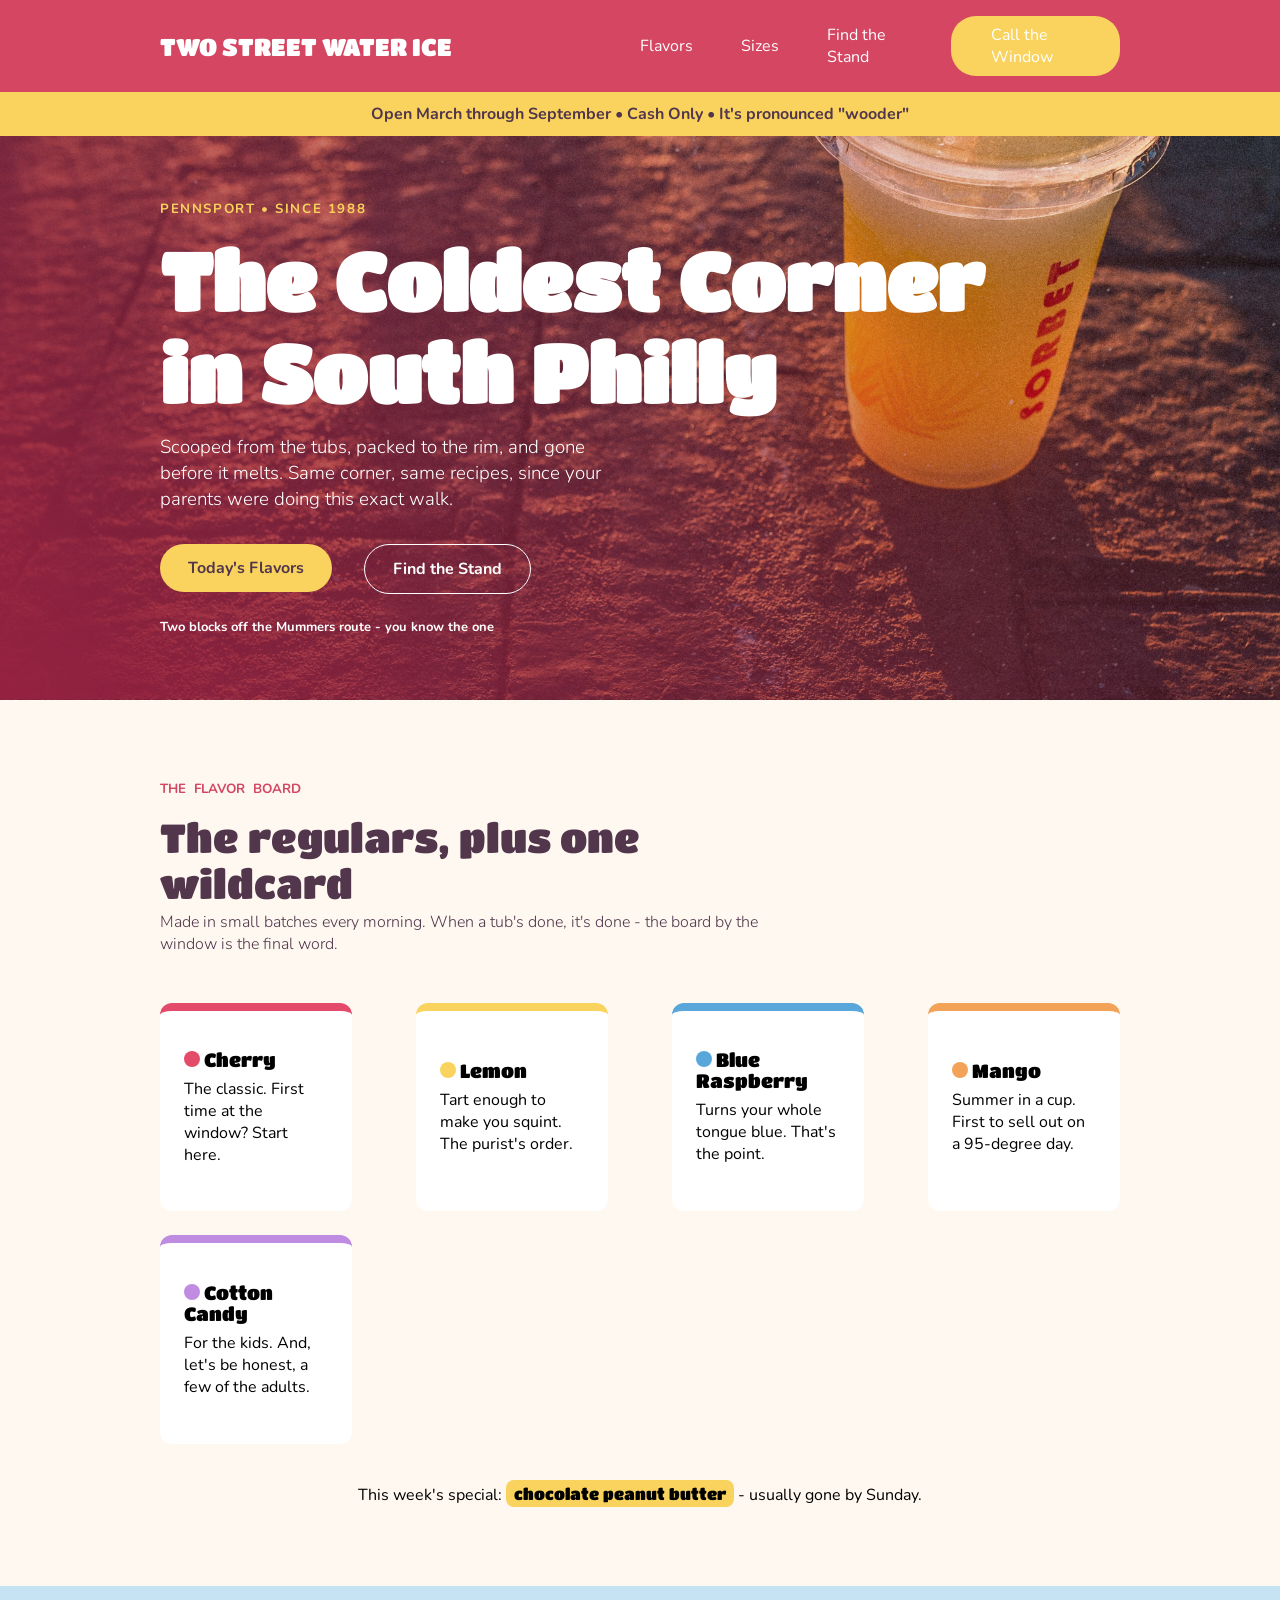
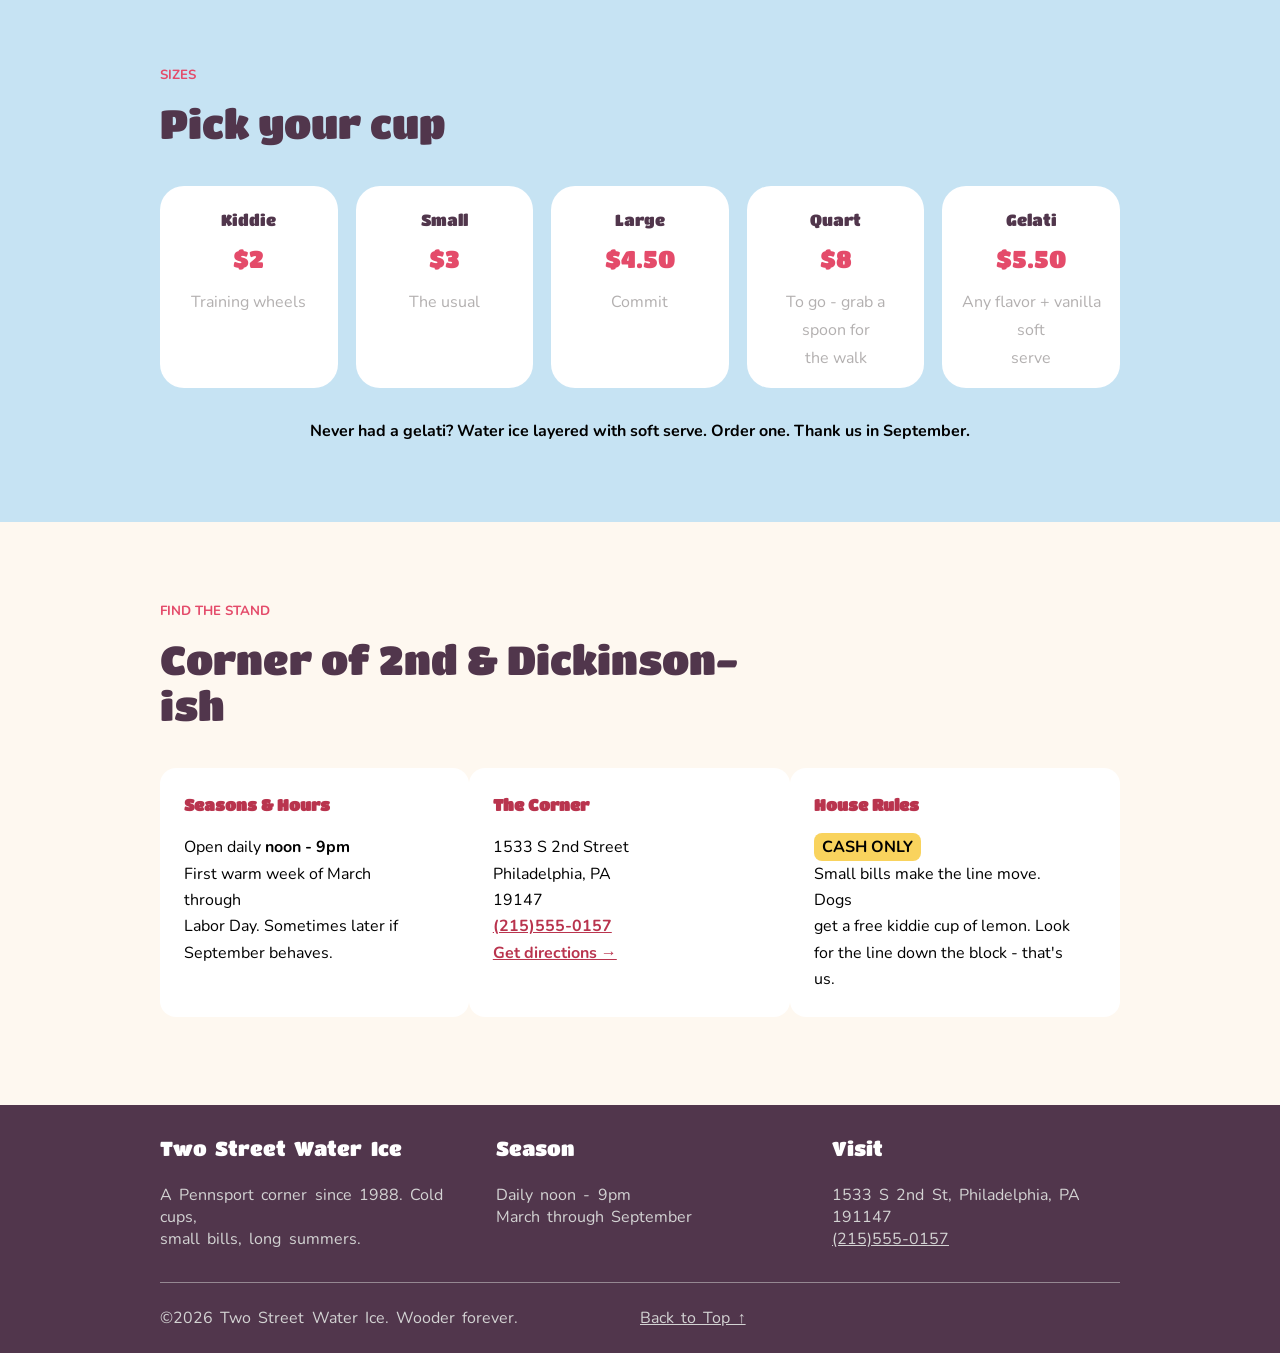
<file: index.html>
<!doctype html>
<html lang="en">
  <head>
    <meta charset="UTF-8" />
    <meta name="viewport" content="width=device-width, initial-scale=1.0" />
    <link rel="stylesheet" href="philly-water.css" />
    <link rel="preconnect" href="https://fonts.googleapis.com" />
    <link rel="preconnect" href="https://fonts.gstatic.com" crossorigin />
    <link
      href="https://fonts.googleapis.com/css2?family=Titan+One&display=swap"
      rel="stylesheet"
    />
    <link rel="preconnect" href="https://fonts.googleapis.com" />
    <link rel="preconnect" href="https://fonts.gstatic.com" crossorigin />
    <link
      href="https://fonts.googleapis.com/css2?family=Nunito:ital,wght@0,200..1000;1,200..1000&display=swap"
      rel="stylesheet"
    />
    <title>Philly Water</title>
  </head>

  <body>
    <!-------- HEADER -------->
    <header id="home" class="body-structure">
      <section id="header-container">
        <h2 class="header-sections titan-one-font">TWO STREET WATER ICE</h2>
        <nav id="plain-menu" class="header-sections">
          <a id="flavor-link" href="#">Flavors</a>
          <a id="sizes-link" href="#">Sizes</a>
          <a id="directions-link" href="#">Find the Stand</a>
          <a id="nav-call" href="#">Call the Window</a>
          <a id="shop-logo" href="">🥤</a>
        </nav>
      </section>
    </header>

    <main class="body-structure">
      <section id="header-subtitle">
        <h4>
          Open March through September • Cash Only • It's pronounced "wooder"
        </h4>
      </section>

      <!-------- IMAGE BANNER -------->
      <section id="banner">
        <div id="banner-container">
          <div id="banner-text">
            <h5>PENNSPORT • SINCE 1988</h5>
            <h1>The Coldest Corner <br />in South Philly</h1>
            <h3>
              Scooped from the tubs, packed to the rim, and gone <br />before it
              melts. Same corner, same recipes, since your <br />parents were
              doing this exact walk.
            </h3>
            <div id="site-moves">
              <a href="#flavors"
                ><div id="todays-flavors-button">Today's Flavors</div></a
              >
              <a href="#directions"
                ><div id="find-the-stand-button">Find the Stand</div></a
              >
            </div>
            <h6>Two blocks off the Mummers route - you know the one</h6>
          </div>
        </div>
      </section>

      <!-------- FLAVORS -------->
      <section id="flavors">
        <div id="flavors-container">
          <h5>THE FLAVOR BOARD</h5>
          <h2>The regulars, plus one <br />wildcard</h2>
          <h4>
            Made in small batches every morning. When a tub's done, it's done -
            the board by the <br />window is the final word.
          </h4>
          <div id="flavor-boxes">
            <div id="flavor-box-top1">
              <div id="flavor-text1">
                <h3><span></span> Cherry</h3>
                <p>The classic. First time at the window? Start here.</p>
              </div>
            </div>
            <div id="flavor-box-top2">
              <div id="flavor-text2">
                <h3><span></span> Lemon</h3>
                <p>Tart enough to make you squint. The purist's order.</p>
              </div>
            </div>
            <div id="flavor-box-top3">
              <div id="flavor-text3">
                <h3><span></span> Blue Raspberry</h3>
                <p>Turns your whole tongue blue. That's the point.</p>
              </div>
            </div>
            <div id="flavor-box-top4">
              <div id="flavor-text4">
                <h3><span></span> Mango</h3>
                <p>Summer in a cup. First to sell out on a 95-degree day.</p>
              </div>
            </div>
            <div id="flavor-box-top5">
              <div id="flavor-text5">
                <h3><span></span> Cotton Candy</h3>
                <p>For the kids. And, let's be honest, a few of the adults.</p>
              </div>
            </div>
          </div>
          <div id="final-flavor-line">
            <p>
              This week's special: <span>chocolate peanut butter</span> -
              usually gone by Sunday.
            </p>
          </div>
        </div>
      </section>

      <!-------- SIZE OPTIONS -------->
      <section id="sizes">
        <div id="sizes-container">
          <h5>SIZES</h5>
          <h2>Pick your cup</h2>
          <div id="size-boxes-container">
            <div class="size-box">
              <div>
                <h4>Kiddie</h4>
                <h2>$2</h2>
                <p>Training wheels</p>
              </div>
            </div>
            <div class="size-box">
              <div>
                <h4>Small</h4>
                <h2>$3</h2>
                <p>The usual</p>
              </div>
            </div>

            <div class="size-box">
              <div>
                <h4>Large</h4>
                <h2>$4.50</h2>
                <p>Commit</p>
              </div>
            </div>

            <div class="size-box">
              <div>
                <h4>Quart</h4>
                <h2>$8</h2>
                <p>To go - grab a spoon for <br />the walk</p>
              </div>
            </div>

            <div class="size-box">
              <div>
                <h4>Gelati</h4>
                <h2>$5.50</h2>
                <p>Any flavor + vanilla soft <br />serve</p>
              </div>
            </div>
          </div>
          <p id="final-sizes-line">
            Never had a gelati? Water ice layered with soft serve. Order one.
            Thank us in September.
          </p>
        </div>
      </section>

      <!-------- DIRECTIONS TO THE SHOP -------->
      <section id="directions">
        <div id="directions-container">
          <h5>FIND THE STAND</h5>
          <h2>Corner of 2nd & Dickinson- <br />ish</h2>
          <div class="find-the-stand-boxes">
            <div class="individual-box">
              <div class="inner-box" id="span-bold">
                <h4>Seasons & Hours</h4>
                <p>Open daily <span> noon - 9pm</span></p>
                <p>
                  First warm week of March through <br />Labor Day. Sometimes
                  later if <br />
                  September behaves.
                </p>
              </div>
            </div>
            <div class="individual-box" id="corner">
              <div class="inner-box">
                <h4>The Corner</h4>
                <p>1533 S 2nd Street <br />Philadelphia, PA 19147</p>
                <p id="phone-addy">
                  <a href="#">(215)555-0157 <br />Get directions →</a>
                </p>
              </div>
            </div>
            <div class="individual-box">
              <div class="inner-box">
                <h4>House Rules</h4>
                <p><span id="cash-bold">CASH ONLY</span></p>
                <p id="house-rules-paragraph">
                  Small bills make the line move. Dogs <br />get a free kiddie
                  cup of lemon. Look <br />for the line down the block - that's
                  <br />us.
                </p>
              </div>
            </div>
          </div>
        </div>
      </section>
    </main>

    <!-------- FOOTER -------->
    <footer class="body-structure">
      <section class="footer-sections" id="summary">
        <div id="business-summary">
          <h4 id="footer-title1">Two Street Water Ice</h4>
          <p>
            A Pennsport corner since 1988. Cold cups,<br />
            small bills, long summers.
          </p>
        </div>
        <div id="season">
          <h4 id="footer-title2">Season</h4>
          <p>Daily noon - 9pm</p>
          <p>March through September</p>
        </div>
        <div id="visit">
          <h4 id="footer-title3">Visit</h4>
          <p>1533 S 2nd St, Philadelphia, PA 191147</p>
          <p id="footer-phone">(215)555-0157</p>
        </div>
      </section>
      <section class="footer-sections" id="copyright-top">
        <div id="copyright">©2026 Two Street Water Ice. Wooder forever.</div>
        <div id="back-home"><a href="#home">Back to Top ↑</a></div>
      </section>
    </footer>
  </body>
</html>
</file>
<file: philly-water.css>
* {
  margin: 0;
  box-sizing: border-box;
  font-family: 'Nunito', sans-serif;
}

.body-structure {
  display: flex;
  justify-content: center;
  height: auto;
}

.titan-one-font {
  font-family: 'Titan One', sans-serif;
}

/************************** HEADER PORTION **************************/
header {
  background: rgb(212, 70, 98);
}

h2 {
  font-weight: 100;
}

#header-container {
  display: flex;
  width: 75%;
  color: white;
  padding: 1rem 0 1rem 0;
  align-items: center;
}

.header-sections {
  width: 50%;
}

nav {
  display: flex;
  justify-content: flex-end;
  align-items: center;
  gap: 3rem;
}

nav > a {
  text-decoration: none;
  color: white;
  font-family: 'Nunito', sans-serif;
}

#nav-call {
  display: flex;
  justify-content: center;
  align-items: center;
  padding: 0.5rem 2.5rem 0.5rem 2.5rem;
  background: rgb(249, 211, 93);
  border-radius: 25px;
}
/************************** MAIN PORTION **************************/
main {
  flex-wrap: wrap;
}

#header-subtitle {
  background: rgb(249, 211, 93);
  text-align: center;
  color: rgb(81, 54, 76);
  padding: 0.7rem 0 0.7rem 0;
  width: 100%;
  font-family: 'Nunito', sans-serif;
  font-size: 1rem;
}

/*********** BANNER SECTION ***********/

#banner {
  display: flex;
  background-image:
    linear-gradient(45deg, rgb(149, 33, 64), rgba(15, 49, 67, 0)),
    url('cold-drink.jpg');
  background-repeat: no-repeat;
  background-size: cover;
  background-position: center;
  height: auto;
  width: 100%;
  justify-content: center;
}

#banner-container {
  display: flex;
  height: auto;
  width: 75%;
  align-items: center;
  color: white;
  padding: 4rem 0 4rem 0;
}

#banner-text > h5 {
  color: rgb(249, 211, 93);
  letter-spacing: 0.1rem;
}

#banner-text > h1 {
  padding: 1rem 0 1rem 0;
  font-size: 5rem;
  font-family: 'Titan One', sans-serif;
}

#site-moves {
  padding: 2rem 0 1.5rem 0;
  display: flex;
  color: white;
  gap: 2rem;
}

#site-moves > a {
  text-decoration: none;
  color: white;
}

#todays-flavors-button {
  padding: 0.8rem 1.75rem 0.8rem 1.75rem;
  background: rgb(249, 211, 93);
  border-radius: 25px;
  color: rgb(81, 54, 76);
  font-weight: bolder;
}

#find-the-stand-button {
  padding: 0.8rem 1.75rem 0.8rem 1.75rem;
  border-radius: 25px;
  border: 1px solid white;
  font-weight: bolder;
}

#banner-text > h3 {
  font-weight: 300;
  font-family: 'Nunito', sans-serif;
}

#banner-text > h6 {
  font-size: small;
}

/*********** FLAVORS SECTION ***********/

#flavors {
  display: flex;
  justify-content: center;
  width: 100%;
  background: rgb(254, 248, 240);
}

#flavors-container {
  width: 75%;
  padding: 5rem 0 5rem 0;
  /* border: 1px solid blue; */
}

#flavors-container > h5 {
  color: rgb(212, 70, 98);
  word-spacing: 0.25rem;
}

#flavors-container > h2 {
  font-weight: 100;
  font-size: 2.5rem;
  font-family: 'Titan One', sans-serif;
  padding-top: 1rem;
  color: rgb(81, 54, 76);
}

#flavors-container > h4 {
  font-weight: 300;
  padding-top: 0.3rem;
  color: rgb(81, 54, 76);
}

#flavor-boxes {
  display: grid;
  grid-template-rows: 50% 50%;
  row-gap: 1.5rem;
  grid-template-columns: 20% 20% 20% 20%;
  justify-content: space-between;
  padding: 3rem 0 4rem 0;
}

#flavor-boxes > div {
  display: flex;
  flex-direction: column;
  justify-content: center;
  height: auto;
  width: auto;
  padding: 2rem 1.5rem 1.5rem 1.5rem;
  background: white;
  border-radius: 0.75rem;
}

#flavor-boxes > #flavor-box-top1 {
  border-top: 0.5rem solid rgb(228, 75, 106);
}
#flavor-boxes > #flavor-box-top2 {
  border-top: 0.5rem solid rgb(249, 211, 93);
}
#flavor-boxes > #flavor-box-top3 {
  border-top: 0.5rem solid rgb(89, 166, 219);
}
#flavor-boxes > #flavor-box-top4 {
  border-top: 0.5rem solid rgb(242, 163, 88);
}
#flavor-boxes > #flavor-box-top5 {
  border-top: 0.5rem solid rgb(191, 140, 226);
}

#flavor-text1,
#flavor-text2,
#flavor-text3,
#flavor-text4,
#flavor-text5 {
  padding-bottom: 1rem;
}

#flavor-text1 > h3,
#flavor-text2 > h3,
#flavor-text3 > h3,
#flavor-text4 > h3,
#flavor-text5 > h3 {
  padding-bottom: 0.5rem;
  font-family: 'Titan One', sans-serif;
  font-weight: 100;
}

#flavor-text1 > h3 > span {
  display: inline-block;
  width: 1rem;
  height: 1rem;
  border-radius: 50%;
  background: rgb(228, 75, 106);
}

#flavor-text2 > h3 > span {
  display: inline-block;
  width: 1rem;
  height: 1rem;
  border-radius: 50%;
  background: rgb(249, 211, 93);
}

#flavor-text3 > h3 > span {
  display: inline-block;
  width: 1rem;
  height: 1rem;
  border-radius: 50%;
  background: rgb(89, 166, 219);
}

#flavor-text4 > h3 > span {
  display: inline-block;
  width: 1rem;
  height: 1rem;
  border-radius: 50%;
  background: rgb(242, 163, 88);
}

#flavor-text5 > h3 > span {
  display: inline-block;
  width: 1rem;
  height: 1rem;
  border-radius: 50%;
  background: rgb(191, 140, 226);
}

#final-flavor-line {
  display: flex;
  justify-content: center;
}

#final-flavor-line > p > span {
  background: rgb(249, 211, 93);
  font-family: 'Titan One', sans-serif;
  padding: 0.25rem 0.5rem 0.25rem 0.5rem;
  border-radius: 0.5rem;
}
/*********** SIZES SECTION ***********/
#sizes {
  display: flex;
  justify-content: center;
  background: rgb(198, 227, 243);
  width: 100%;
  padding: 5rem 0 5rem 0;
}

#sizes-container {
  width: 75%;
}

#sizes-container > h5 {
  color: rgb(228, 75, 106);
}

#sizes-container > h2 {
  font-weight: 100;
  font-size: 2.5rem;
  font-family: 'Titan One', sans-serif;
  padding: 1rem 0 2.5rem 0;
  color: rgb(81, 54, 76);
}

#size-boxes-container {
  display: flex;
  justify-content: space-between;
  padding-bottom: 2rem;
}

#size-boxes-container > .size-box {
  display: flex;
  justify-content: center;
  background: white;
  width: 18.5%;
  border-radius: 1.5rem;
}

#size-boxes-container > .size-box > div {
  display: flex;
  flex-direction: column;
  align-items: center;
  padding: 1.5rem 1rem 1rem 1rem;
  border-radius: 1rem;
  width: 100%;
}

#size-boxes-container > .size-box > div > h4 {
  padding-bottom: 1rem;
  font-family: 'Titan One', sans-serif;
  font-weight: 200;
  color: rgb(81, 54, 76);
}

#size-boxes-container > .size-box > div > h2 {
  padding-bottom: 1rem;
  font-family: 'Titan ONe', sans-serif;
  color: rgb(228, 75, 106);
}

#size-boxes-container > .size-box > div > p {
  text-align: center;
  line-height: 1.75rem;
  color: rgb(179, 176, 176);
}

#final-sizes-line {
  text-align: center;
  font-weight: bold;
}
/*********** FIND THE STAND SECTION ***********/
#directions {
  display: flex;
  justify-content: center;
  padding: 5rem 0 5.5rem 0;
  width: 100%;
  background: rgb(254, 248, 240);
  /* border: 1px solid black; */
}

#directions-container {
  width: 75%;
}

#directions-container > h5 {
  color: rgb(228, 75, 106);
}

#directions-container > h2 {
  font-weight: 100;
  font-size: 2.5rem;
  font-family: 'Titan One', sans-serif;
  padding: 1rem 0 2.5rem 0;
  color: rgb(81, 54, 76);
}

.find-the-stand-boxes {
  display: flex;
  justify-content: space-between;
}

.individual-box {
  background: white;
  padding: 1.5rem 2rem 1.5rem 1rem;
  border-radius: 1rem;
}

.inner-box {
  padding: 0 0.5rem 0 0.5rem;
}

#corner {
  padding-right: 7.5rem;
}

.individual-box > .inner-box > h4 {
  font-family: 'Titan One', sans-serif;
  padding-bottom: 1rem;
  color: rgb(185, 52, 78);
}

.individual-box > .inner-box {
  line-height: 1.65rem;
}

#span-bold > p > span {
  font-weight: bolder;
}

#cash-bold {
  font-weight: bolder;
  background: rgb(249, 211, 93);
  padding: 0.2rem 0.5rem 0.2rem 0.5rem;
  border-radius: 0.5rem;
  font-size: medium;
}

#phone-addy > a {
  color: rgb(185, 52, 78);
  font-weight: bolder;
}

/************************** FOOTER PORTION **************************/
footer {
  display: flex;
  flex-wrap: wrap;
  height: auto;
  justify-content: center;
  background: rgb(81, 54, 76);
}

.footer-sections {
  display: flex;
  width: 75%;
  word-spacing: 0.2rem;
}

#summary {
  display: grid;
  grid-template-rows: 1fr;
  grid-template-columns: 1fr 1fr 1fr;
  color: white;
  gap: 3rem;
  padding: 2rem 0 2rem 0;
  border-bottom: 1px solid rgba(211, 211, 211, 0.521);
}

#summary > div > h4 {
  font-family: 'Titan One', sans-serif;
  padding-bottom: 1.5rem;
  font-size: 1.25rem;
  font-weight: 100;
}

#summary > div > p {
  color: lightgray;
}

#copyright-top {
  padding-top: 1.5rem;
  padding-bottom: 1.5rem;
}

#copyright-top > #back-home > a {
  text-decoration: underline;
  color: lightgray;
}

#copyright,
#back-home {
  display: flex;
  width: 50%;
  align-items: center;
  color: lightgray;
}

#footer-phone {
  text-decoration: underline;
}

/******************************** ADDITIONAL STYLES ******************************/

/*********** DEFAULT/DESKTOP MONITOR FORMAT ************/
@media screen and (min-width: 1024px) {
  .header-sections > #shop-logo {
    display: none;
  }
}

/*********** LAPTOP SCREEN FORMAT ************/
@media screen and (max-width: 1024px) {
  #shop-logo {
    display: none;
  }

  .find-the-stand-boxes {
    gap: 2rem;
  }

  nav > a {
    font-size: small;
  }

  #nav-call {
    background: rgb(6, 6, 166);
  }
}

/******* TABLET SCREEN FORMAT *******/
@media screen and (max-width: 768px) {
  #flavor-link,
  #sizes-link,
  #directions-link,
  #nav-call {
    display: none;
  }

  #shop-logo {
    display: block;
    font-size: 3rem;
  }

  header {
    background: orange;
  }

  #flavor-boxes {
    display: flex;
    flex-direction: column;
    justify-content: space-between;
    padding: 3rem 0 4rem 0;
  }

  #size-boxes-container {
    display: flex;
    flex-direction: column;
    justify-content: space-between;
    padding-bottom: 2rem;
    gap: 2rem;
  }

  #size-boxes-container > .size-box {
    width: 100%;
  }

  #directions-container > .find-the-stand-boxes {
    display: flex;
    flex-direction: column;
  }

  .inner-box {
    text-align: center;
    padding: 0;
  }

  #corner {
    padding-right: 1rem;
  }
}

/******* MOBILE SCREEN FORMAT *******/
@media screen and (max-width: 580px) {
  header {
    background: firebrick;
  }

  #header-container > h2 {
    color: rgb(40, 40, 142);
  }

  #banner-text > h5,
  #banner-text > h1,
  #banner-text > h3,
  #banner-text > h6 {
    width: 100%;
    text-align: center;
  }

  #banner-text > #site-moves {
    width: 100%;
    flex-direction: column;
  }

  #flavors-container > h5,
  #flavors-container > h2,
  #flavors-container > h4 {
    /* display: flex;
    justify-content: center; */
    width: 100%;
    text-align: center;
  }

  #final-flavor-line > p {
    text-align: center;
    font-size: small;
  }

  #sizes-container > h5,
  #sizes-container > h2 {
    width: 100%;
    text-align: center;
  }

  #directions-container > h5,
  #directions-container > h2 {
    width: 100%;
    text-align: center;
  }

  #copyright-top > #back-home {
    justify-content: flex-end;
  }

  #summary {
    display: flex;
    flex-direction: column;
  }

  #summary > #business-summary {
    display: none;
    flex-direction: column;
  }
}
</file>
